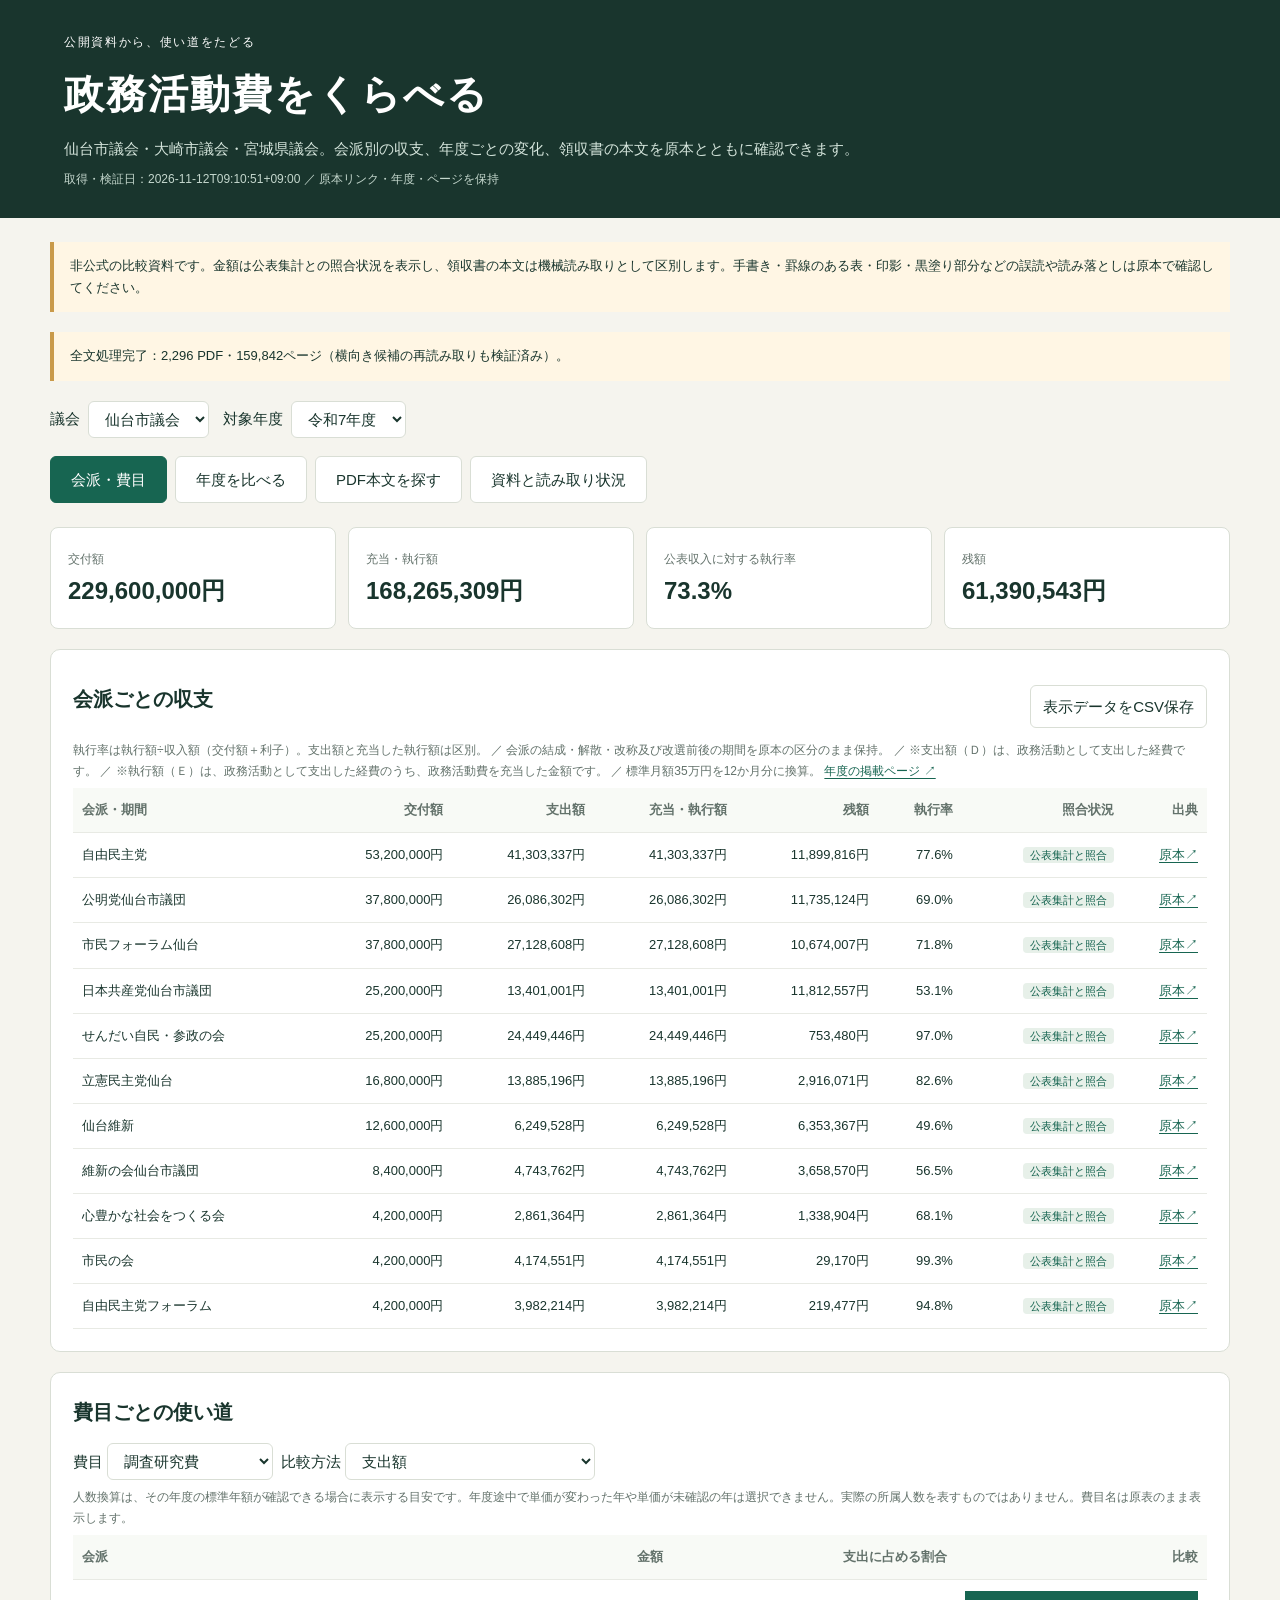
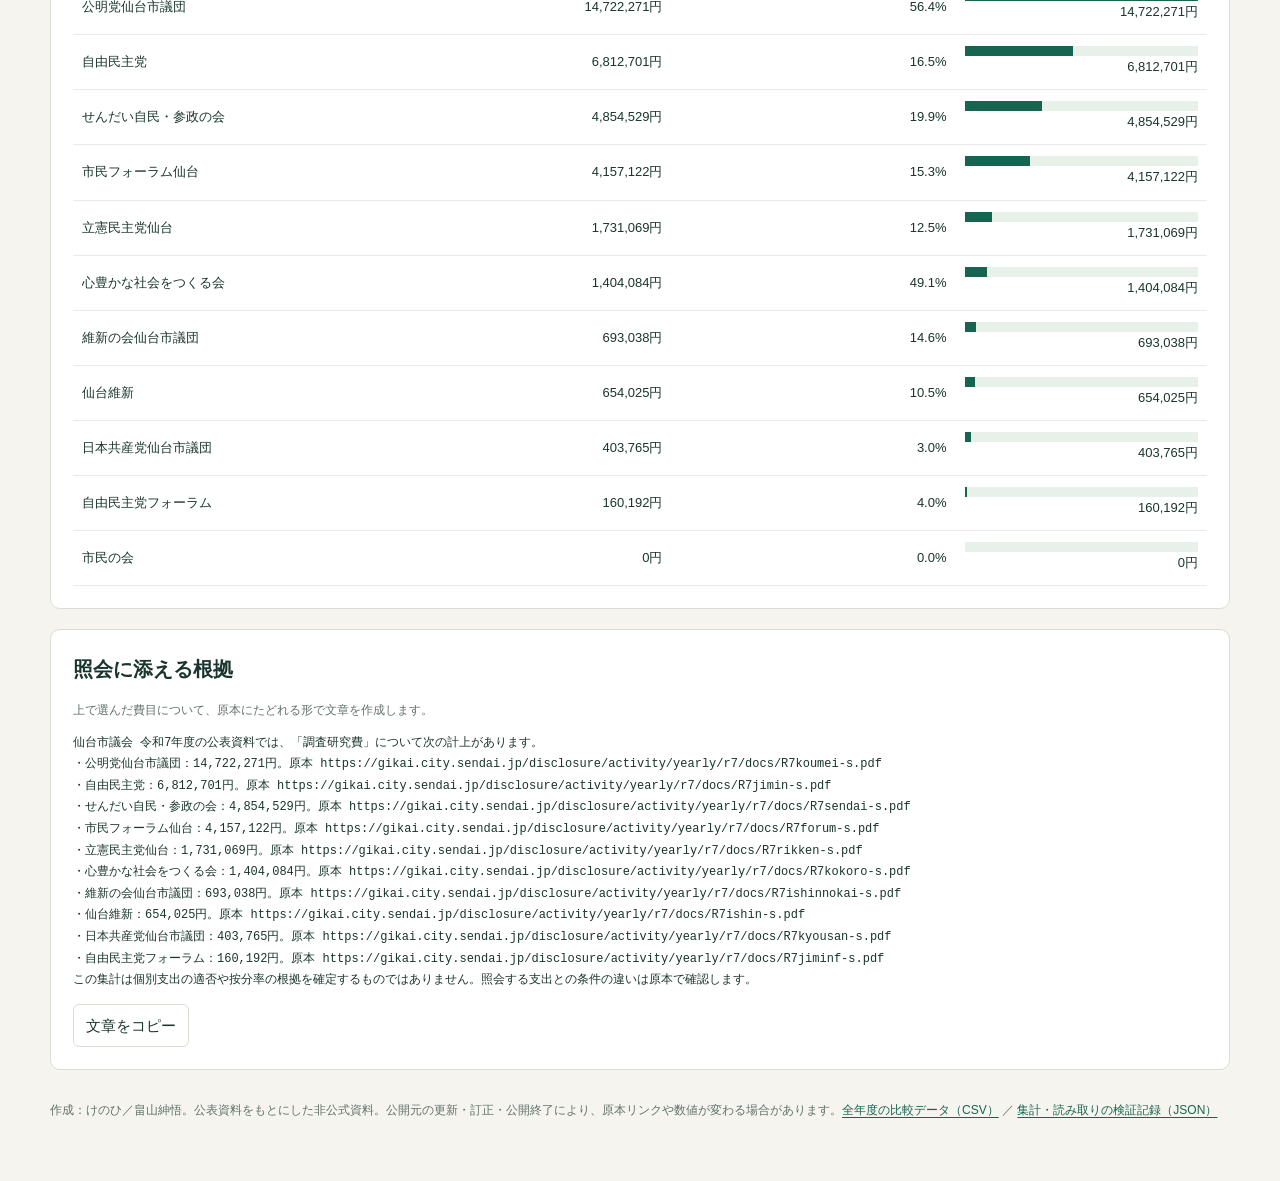
<file: index.html>
<!doctype html><html lang="ja"><head><meta charset="utf-8"><meta name="viewport" content="width=device-width,initial-scale=1"><title>政務活動費をくらべる｜仙台・大崎・宮城</title><link rel="stylesheet" href="style.css"></head><body>
<header><div class="eyebrow">公開資料から、使い道をたどる</div><h1>政務活動費をくらべる</h1><p>仙台市議会・大崎市議会・宮城県議会。会派別の収支、年度ごとの変化、領収書の本文を原本とともに確認できます。</p><p class="note" style="color:#c4d7cd" id="updated"></p></header>
<main><div class="notice">非公式の比較資料です。金額は公表集計との照合状況を表示し、領収書の本文は機械読み取りとして区別します。手書き・罫線のある表・印影・黒塗り部分などの誤読や読み落としは原本で確認してください。</div>
<div id="pipelineStatus" class="notice" role="status"></div><div class="controls"><label>議会 <select id="council"><option value="sendai">仙台市議会</option><option value="osaki">大崎市議会</option><option value="miyagi">宮城県議会</option></select></label><label>対象年度 <select id="year"></select></label></div>
<nav aria-label="表示内容"><button data-tab="overview" class="active">会派・費目</button><button data-tab="compare">年度を比べる</button><button data-tab="search">PDF本文を探す</button><button data-tab="coverage">資料と読み取り状況</button></nav>
<section id="overview"><div class="kpis" id="kpis"></div><div class="card"><div class="toolbar"><h2>会派ごとの収支</h2><button id="downloadSummary">表示データをCSV保存</button></div><p class="note" id="yearNotes"></p><div class="scroll"><table id="factions"></table></div></div><div class="card"><h2>費目ごとの使い道</h2><div class="row"><label>費目 <select id="category"></select></label><label>比較方法 <select id="metric"><option value="amount">支出額</option><option value="share">支出に占める割合</option><option value="equivalent">交付額で換算した1人年あたり</option></select></label></div><p class="note">人数換算は、その年度の標準年額が確認できる場合に表示する目安です。年度途中で単価が変わった年や単価が未確認の年は選択できません。実際の所属人数を表すものではありません。費目名は原表のまま表示します。</p><div class="scroll"><table id="categories"></table></div></div><div class="card"><h2>照会に添える根拠</h2><p class="note">上で選んだ費目について、原本にたどれる形で文章を作成します。</p><pre id="inquiry"></pre><button id="copyInquiry">文章をコピー</button><span id="copyStatus" class="note" aria-live="polite"></span></div></section>
<section id="compare" class="hidden"><div class="card"><div class="toolbar"><h2>年度ごとの変化</h2><div class="row"><button id="last3" class="active">直近3年度</button><button id="allYears">公開全年度</button></div></div><p class="note">改選で分かれた期間は、重複のない期間を年度内で合算します。会派の名称・構成や制度の変更があるため、同じ会派の継続を推定して結び付けません。</p><div class="scroll"><table id="timeline"></table></div></div><div class="card"><h2>費目別の年度比較</h2><select id="compareCategory"></select><p class="note">原表の費目名が一致するものを比較します。資料にない費目や欠損値は「未確認」と表示します。</p><div class="scroll"><table id="categoryTimeline"></table></div></div><div class="card"><h2>会派名を選んで変化を見る</h2><select id="compareFaction"></select><p class="note">原表の名称が完全に一致する行だけを表示します。同名でも所属議員が同じとは限りません。</p><div class="scroll"><table id="factionTimeline"></table></div></div></section>
<section id="search" class="hidden"><div class="card"><h2>公開PDFの本文検索</h2><p class="note">年度を選び、「本文を読み込む」で検索対象を準備します。結果はPDFのページ単位で表示し、同じ支出の伝票と領収書を別の支出として合計しません。</p><div class="row"><label><input type="checkbox" id="searchAll">この議会の公開全年度を対象にする</label><button id="loadSearch" class="primary">本文を読み込む</button></div><div id="searchStatus" class="note" aria-live="polite"></div><div class="filters"><input id="query" type="search" placeholder="例：通信費 印刷 タブレット（空白区切りでAND検索）" aria-label="PDF検索語"><select id="searchFaction" aria-label="検索する会派"><option value="">全会派</option></select><select id="searchKind" aria-label="資料の種類"><option value="">すべての資料</option><option value="summary">収支報告・集計</option><option value="receipts">領収書・証拠書類</option><option value="activity">活動・実績報告</option><option value="other">その他</option></select></div><div class="toolbar"><span id="hitCount" class="note" aria-live="polite"></span><button id="exportHits">検索結果をCSV保存</button></div><div id="hits"></div><button id="moreHits" class="hidden">さらに表示</button></div></section>
<section id="coverage" class="hidden"><div class="coveragegrid" id="coverageCards"></div><div class="card"><h2>年度・資料別の処理状況</h2><p class="note">「読み取り完了」は全ページのテキスト抽出またはOCRが実行された状態です。内容の人手校正や、支払先・金額・按分率を支出ごとに確定した状態とは区別します。「文字なし」には白紙・画像・黒塗り・読み取り不能が含まれるため原本確認が必要です。</p><div class="scroll"><table id="coverageTable"></table></div></div><div class="card"><div class="toolbar"><h2>原本PDF一覧</h2><button id="downloadManifest">台帳をCSV保存</button></div><p class="note">原本は各議会が公開するURLへリンクします。取得時のSHA-256とページ数を台帳に記録しています。</p><div class="scroll"><table id="sources"></table></div></div></section>
<footer>作成：けのひ／畠山紳悟。公表資料をもとにした非公式資料。公開元の更新・訂正・公開終了により、原本リンクや数値が変わる場合があります。<a href="比較データ.csv" download>全年度の比較データ（CSV）</a> ／ <a href="audit.json" download>集計・読み取りの検証記録（JSON）</a></footer></main><script src="app-data.js"></script><script src="app.js"></script></body></html>
</file>
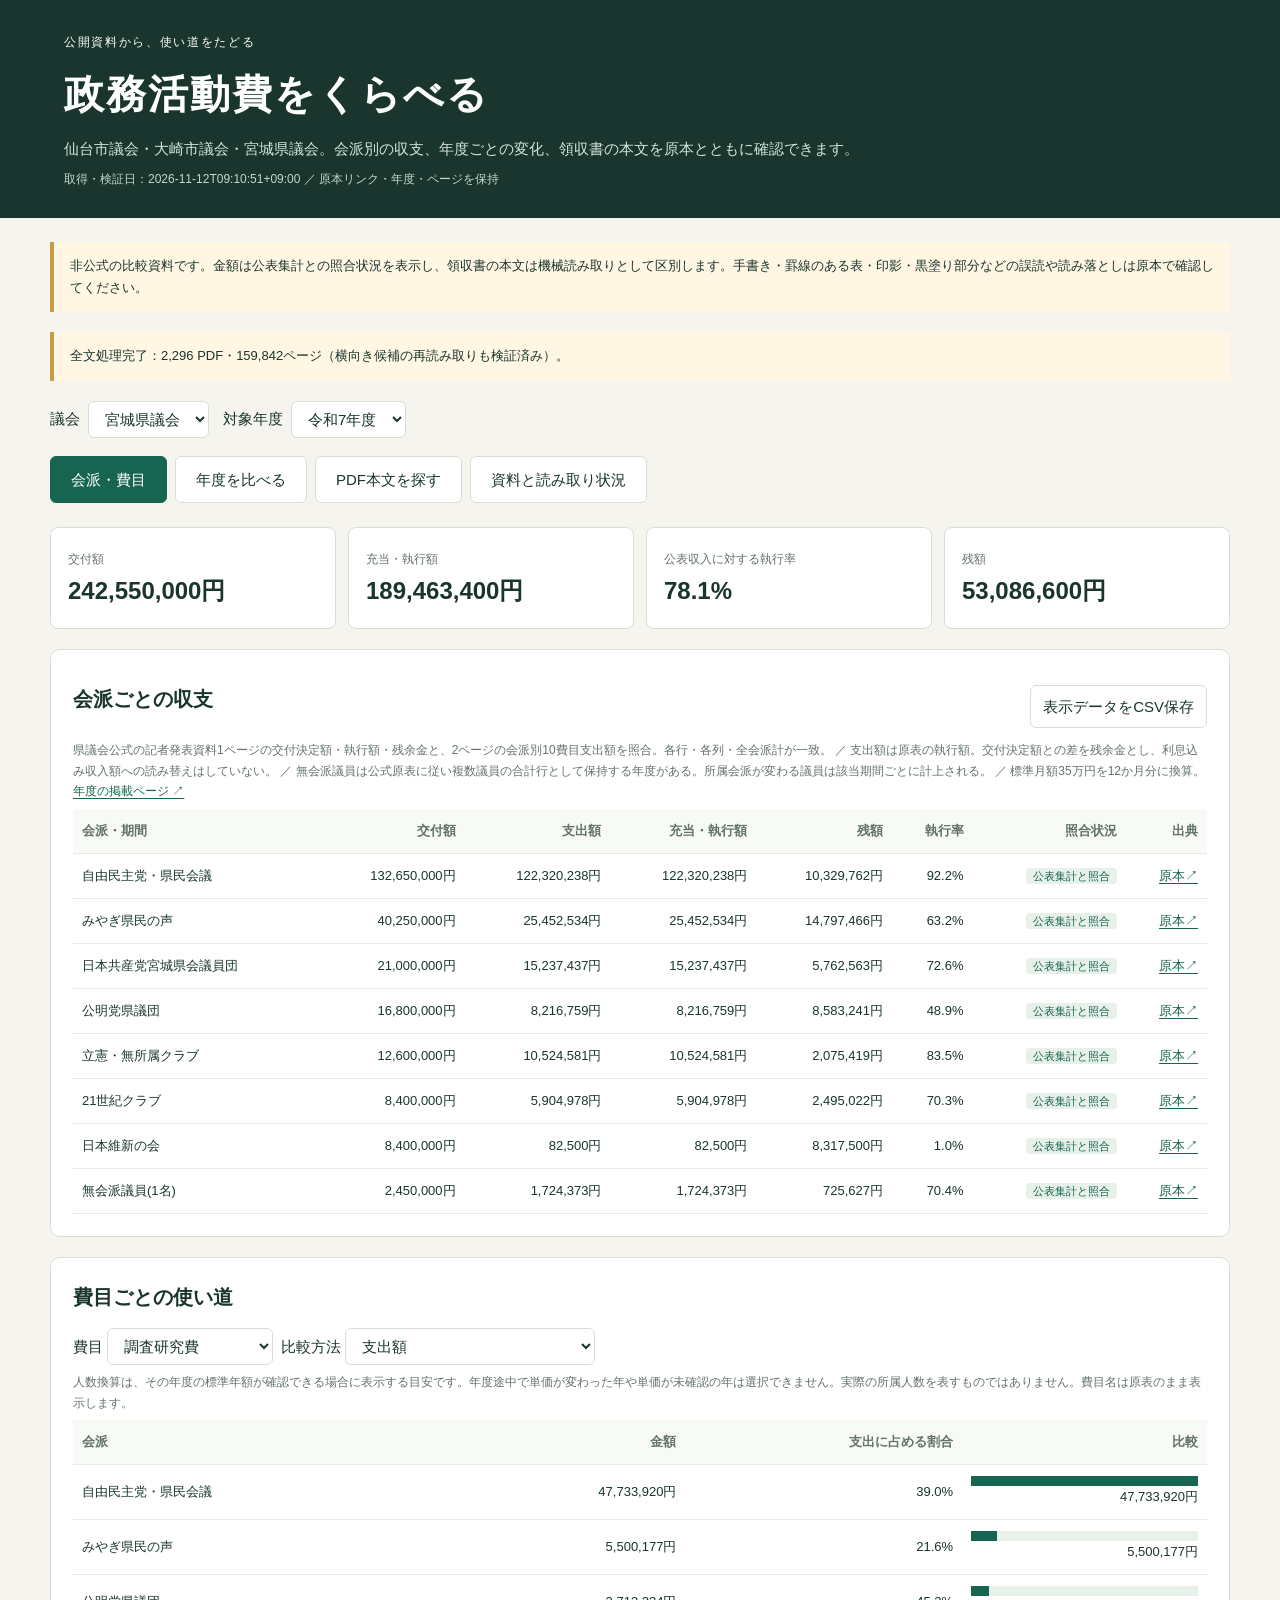
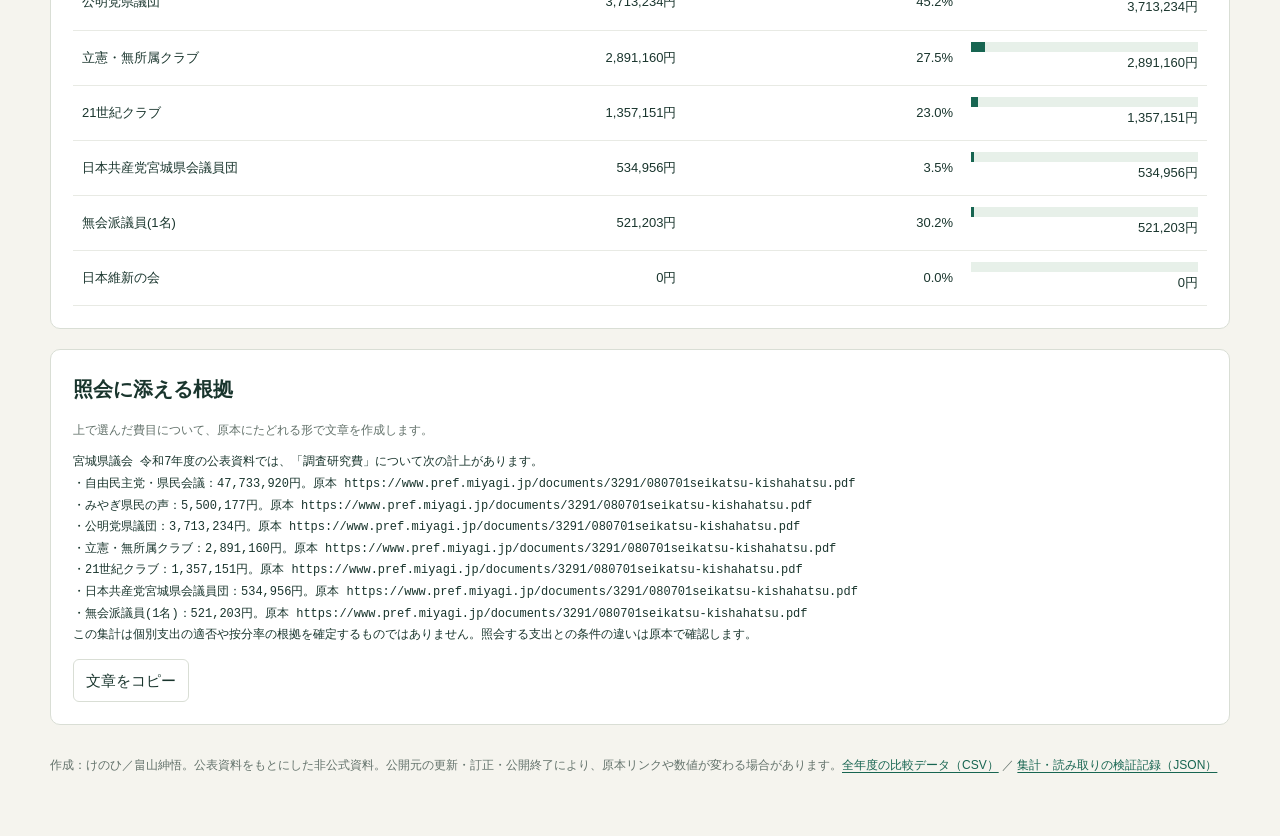
<file: miyagi.html>
<!doctype html><html lang="ja"><head><meta charset="utf-8"><meta name="viewport" content="width=device-width,initial-scale=1"><title>政務活動費をくらべる｜仙台・大崎・宮城</title><link rel="stylesheet" href="style.css"></head><body>
<header><div class="eyebrow">公開資料から、使い道をたどる</div><h1>政務活動費をくらべる</h1><p>仙台市議会・大崎市議会・宮城県議会。会派別の収支、年度ごとの変化、領収書の本文を原本とともに確認できます。</p><p class="note" style="color:#c4d7cd" id="updated"></p></header>
<main><div class="notice">非公式の比較資料です。金額は公表集計との照合状況を表示し、領収書の本文は機械読み取りとして区別します。手書き・罫線のある表・印影・黒塗り部分などの誤読や読み落としは原本で確認してください。</div>
<div id="pipelineStatus" class="notice" role="status"></div><div class="controls"><label>議会 <select id="council"><option value="sendai">仙台市議会</option><option value="osaki">大崎市議会</option><option value="miyagi">宮城県議会</option></select></label><label>対象年度 <select id="year"></select></label></div>
<nav aria-label="表示内容"><button data-tab="overview" class="active">会派・費目</button><button data-tab="compare">年度を比べる</button><button data-tab="search">PDF本文を探す</button><button data-tab="coverage">資料と読み取り状況</button></nav>
<section id="overview"><div class="kpis" id="kpis"></div><div class="card"><div class="toolbar"><h2>会派ごとの収支</h2><button id="downloadSummary">表示データをCSV保存</button></div><p class="note" id="yearNotes"></p><div class="scroll"><table id="factions"></table></div></div><div class="card"><h2>費目ごとの使い道</h2><div class="row"><label>費目 <select id="category"></select></label><label>比較方法 <select id="metric"><option value="amount">支出額</option><option value="share">支出に占める割合</option><option value="equivalent">交付額で換算した1人年あたり</option></select></label></div><p class="note">人数換算は、その年度の標準年額が確認できる場合に表示する目安です。年度途中で単価が変わった年や単価が未確認の年は選択できません。実際の所属人数を表すものではありません。費目名は原表のまま表示します。</p><div class="scroll"><table id="categories"></table></div></div><div class="card"><h2>照会に添える根拠</h2><p class="note">上で選んだ費目について、原本にたどれる形で文章を作成します。</p><pre id="inquiry"></pre><button id="copyInquiry">文章をコピー</button><span id="copyStatus" class="note" aria-live="polite"></span></div></section>
<section id="compare" class="hidden"><div class="card"><div class="toolbar"><h2>年度ごとの変化</h2><div class="row"><button id="last3" class="active">直近3年度</button><button id="allYears">公開全年度</button></div></div><p class="note">改選で分かれた期間は、重複のない期間を年度内で合算します。会派の名称・構成や制度の変更があるため、同じ会派の継続を推定して結び付けません。</p><div class="scroll"><table id="timeline"></table></div></div><div class="card"><h2>費目別の年度比較</h2><select id="compareCategory"></select><p class="note">原表の費目名が一致するものを比較します。資料にない費目や欠損値は「未確認」と表示します。</p><div class="scroll"><table id="categoryTimeline"></table></div></div><div class="card"><h2>会派名を選んで変化を見る</h2><select id="compareFaction"></select><p class="note">原表の名称が完全に一致する行だけを表示します。同名でも所属議員が同じとは限りません。</p><div class="scroll"><table id="factionTimeline"></table></div></div></section>
<section id="search" class="hidden"><div class="card"><h2>公開PDFの本文検索</h2><p class="note">年度を選び、「本文を読み込む」で検索対象を準備します。結果はPDFのページ単位で表示し、同じ支出の伝票と領収書を別の支出として合計しません。</p><div class="row"><label><input type="checkbox" id="searchAll">この議会の公開全年度を対象にする</label><button id="loadSearch" class="primary">本文を読み込む</button></div><div id="searchStatus" class="note" aria-live="polite"></div><div class="filters"><input id="query" type="search" placeholder="例：通信費 印刷 タブレット（空白区切りでAND検索）" aria-label="PDF検索語"><select id="searchFaction" aria-label="検索する会派"><option value="">全会派</option></select><select id="searchKind" aria-label="資料の種類"><option value="">すべての資料</option><option value="summary">収支報告・集計</option><option value="receipts">領収書・証拠書類</option><option value="activity">活動・実績報告</option><option value="other">その他</option></select></div><div class="toolbar"><span id="hitCount" class="note" aria-live="polite"></span><button id="exportHits">検索結果をCSV保存</button></div><div id="hits"></div><button id="moreHits" class="hidden">さらに表示</button></div></section>
<section id="coverage" class="hidden"><div class="coveragegrid" id="coverageCards"></div><div class="card"><h2>年度・資料別の処理状況</h2><p class="note">「読み取り完了」は全ページのテキスト抽出またはOCRが実行された状態です。内容の人手校正や、支払先・金額・按分率を支出ごとに確定した状態とは区別します。「文字なし」には白紙・画像・黒塗り・読み取り不能が含まれるため原本確認が必要です。</p><div class="scroll"><table id="coverageTable"></table></div></div><div class="card"><div class="toolbar"><h2>原本PDF一覧</h2><button id="downloadManifest">台帳をCSV保存</button></div><p class="note">原本は各議会が公開するURLへリンクします。取得時のSHA-256とページ数を台帳に記録しています。</p><div class="scroll"><table id="sources"></table></div></div></section>
<footer>作成：けのひ／畠山紳悟。公表資料をもとにした非公式資料。公開元の更新・訂正・公開終了により、原本リンクや数値が変わる場合があります。<a href="比較データ.csv" download>全年度の比較データ（CSV）</a> ／ <a href="audit.json" download>集計・読み取りの検証記録（JSON）</a></footer></main><script src="app-data.js"></script><script src="app.js"></script>
<!-- Compatibility entry for the original council URL. -->
<script>
(() => {
  'use strict';
  const selector = document.getElementById('council');
  if (!selector) return;
  selector.value = "miyagi";
  selector.dispatchEvent(new Event('change'));

  const tabs = new Map([
    ['gaiyo', 'overview'], ['himoku', 'overview'],
    ['kosei', 'overview'], ['shokai', 'overview'],
    ['ryoshu', 'search'], ['data', 'coverage']
  ]);
  const scrollTargets = new Map([
    ['himoku', 'categories'], ['kosei', 'categories'],
    ['shokai', 'inquiry']
  ]);
  function applyLegacyHash() {
    let fragment = '';
    try { fragment = decodeURIComponent(location.hash.slice(1)); }
    catch (_) { /* An invalid fragment uses the overview. */ }
    const tab = tabs.get(fragment) || 'overview';
    const button = document.querySelector('button[data-tab="' + tab + '"]');
    if (button) button.click();
    const target = document.getElementById(scrollTargets.get(fragment) || '');
    if (target && typeof target.scrollIntoView === 'function') {
      target.scrollIntoView({block: 'start'});
    }
  }
  addEventListener('hashchange', applyLegacyHash);
  applyLegacyHash();
})();
</script>
</body></html>
</file>
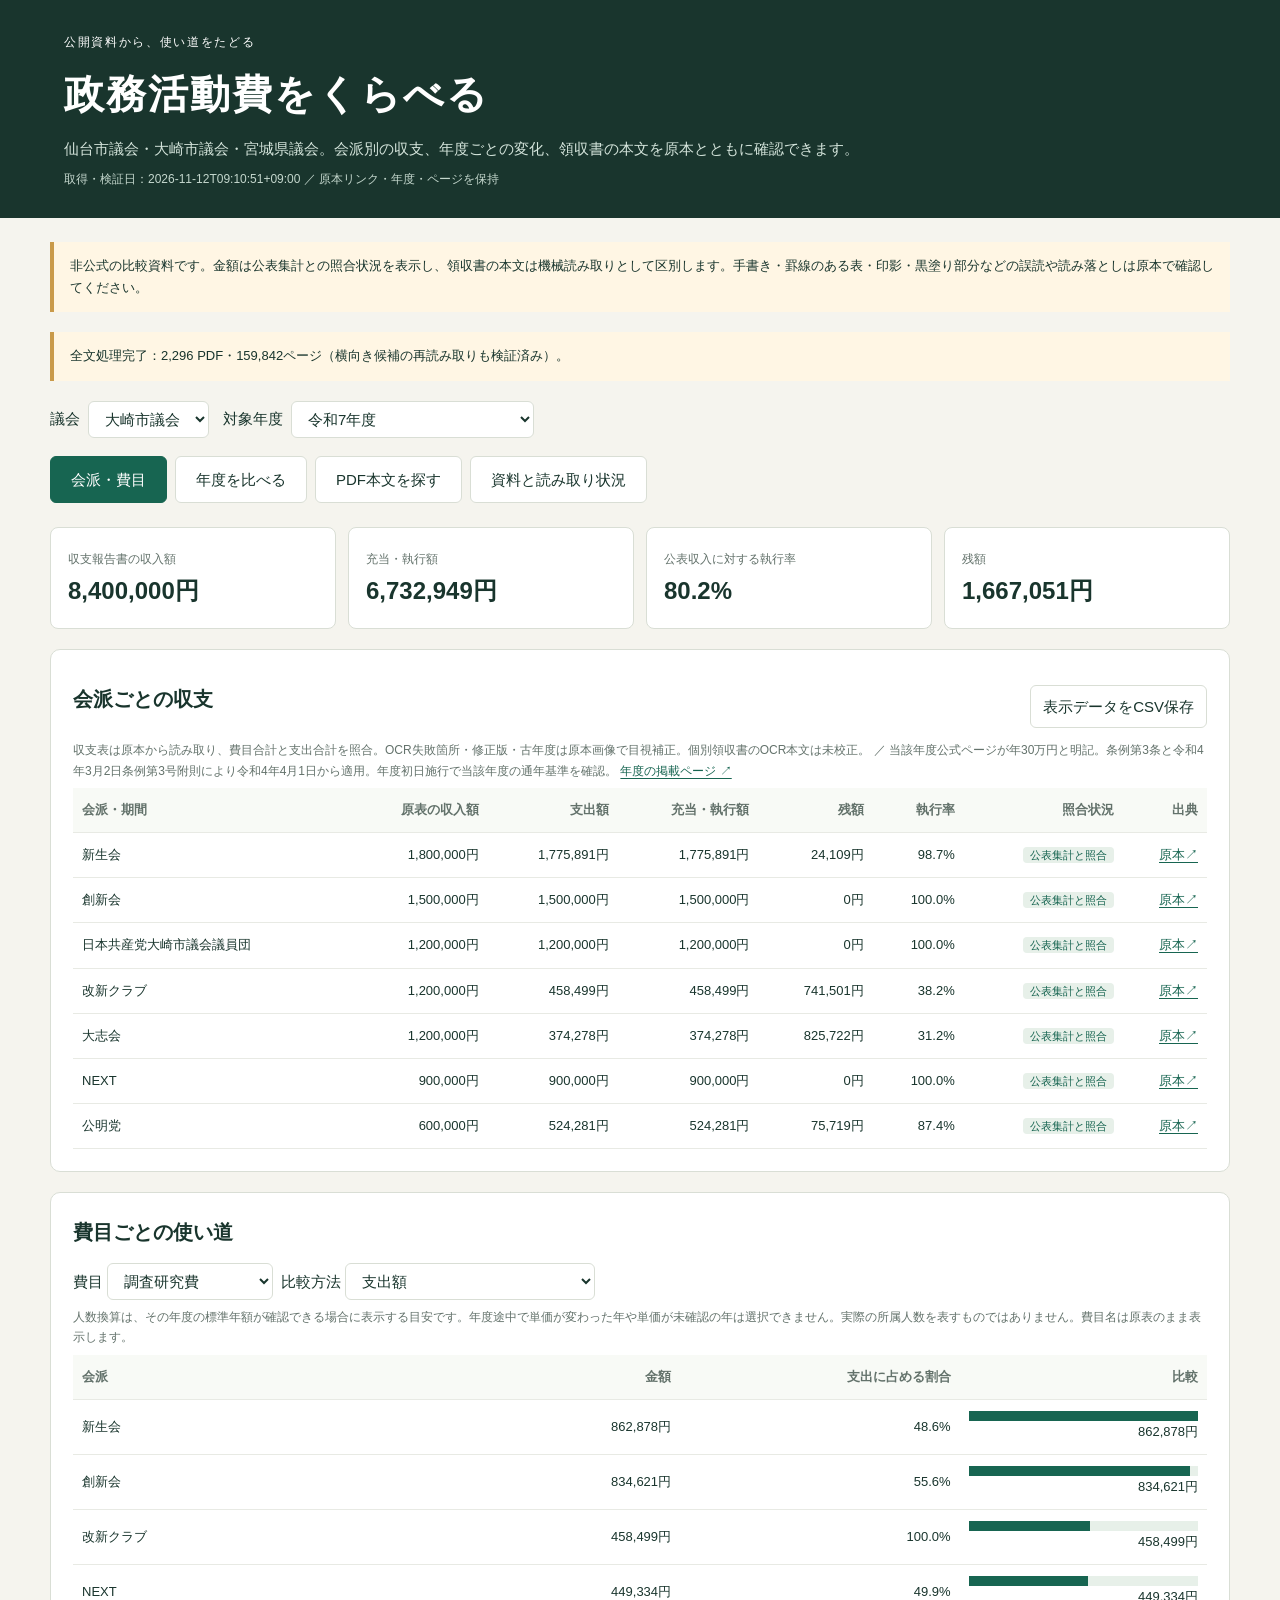
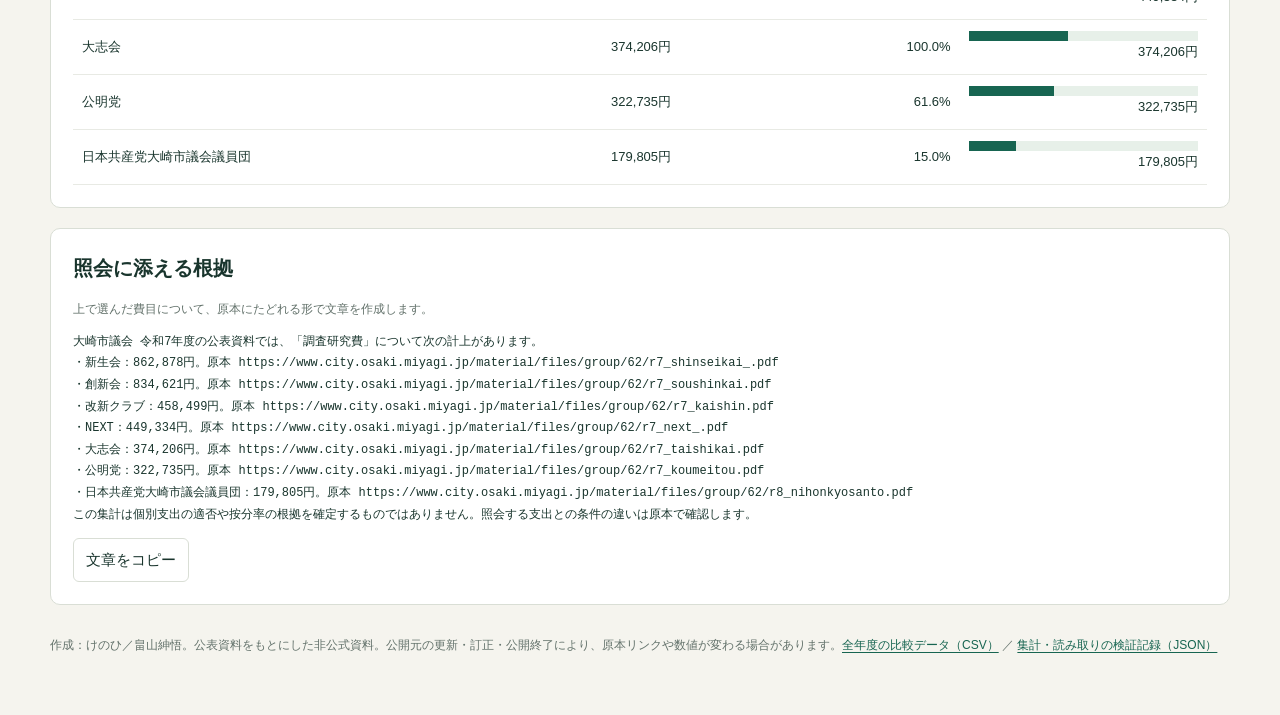
<file: osaki.html>
<!doctype html><html lang="ja"><head><meta charset="utf-8"><meta name="viewport" content="width=device-width,initial-scale=1"><title>政務活動費をくらべる｜仙台・大崎・宮城</title><link rel="stylesheet" href="style.css"></head><body>
<header><div class="eyebrow">公開資料から、使い道をたどる</div><h1>政務活動費をくらべる</h1><p>仙台市議会・大崎市議会・宮城県議会。会派別の収支、年度ごとの変化、領収書の本文を原本とともに確認できます。</p><p class="note" style="color:#c4d7cd" id="updated"></p></header>
<main><div class="notice">非公式の比較資料です。金額は公表集計との照合状況を表示し、領収書の本文は機械読み取りとして区別します。手書き・罫線のある表・印影・黒塗り部分などの誤読や読み落としは原本で確認してください。</div>
<div id="pipelineStatus" class="notice" role="status"></div><div class="controls"><label>議会 <select id="council"><option value="sendai">仙台市議会</option><option value="osaki">大崎市議会</option><option value="miyagi">宮城県議会</option></select></label><label>対象年度 <select id="year"></select></label></div>
<nav aria-label="表示内容"><button data-tab="overview" class="active">会派・費目</button><button data-tab="compare">年度を比べる</button><button data-tab="search">PDF本文を探す</button><button data-tab="coverage">資料と読み取り状況</button></nav>
<section id="overview"><div class="kpis" id="kpis"></div><div class="card"><div class="toolbar"><h2>会派ごとの収支</h2><button id="downloadSummary">表示データをCSV保存</button></div><p class="note" id="yearNotes"></p><div class="scroll"><table id="factions"></table></div></div><div class="card"><h2>費目ごとの使い道</h2><div class="row"><label>費目 <select id="category"></select></label><label>比較方法 <select id="metric"><option value="amount">支出額</option><option value="share">支出に占める割合</option><option value="equivalent">交付額で換算した1人年あたり</option></select></label></div><p class="note">人数換算は、その年度の標準年額が確認できる場合に表示する目安です。年度途中で単価が変わった年や単価が未確認の年は選択できません。実際の所属人数を表すものではありません。費目名は原表のまま表示します。</p><div class="scroll"><table id="categories"></table></div></div><div class="card"><h2>照会に添える根拠</h2><p class="note">上で選んだ費目について、原本にたどれる形で文章を作成します。</p><pre id="inquiry"></pre><button id="copyInquiry">文章をコピー</button><span id="copyStatus" class="note" aria-live="polite"></span></div></section>
<section id="compare" class="hidden"><div class="card"><div class="toolbar"><h2>年度ごとの変化</h2><div class="row"><button id="last3" class="active">直近3年度</button><button id="allYears">公開全年度</button></div></div><p class="note">改選で分かれた期間は、重複のない期間を年度内で合算します。会派の名称・構成や制度の変更があるため、同じ会派の継続を推定して結び付けません。</p><div class="scroll"><table id="timeline"></table></div></div><div class="card"><h2>費目別の年度比較</h2><select id="compareCategory"></select><p class="note">原表の費目名が一致するものを比較します。資料にない費目や欠損値は「未確認」と表示します。</p><div class="scroll"><table id="categoryTimeline"></table></div></div><div class="card"><h2>会派名を選んで変化を見る</h2><select id="compareFaction"></select><p class="note">原表の名称が完全に一致する行だけを表示します。同名でも所属議員が同じとは限りません。</p><div class="scroll"><table id="factionTimeline"></table></div></div></section>
<section id="search" class="hidden"><div class="card"><h2>公開PDFの本文検索</h2><p class="note">年度を選び、「本文を読み込む」で検索対象を準備します。結果はPDFのページ単位で表示し、同じ支出の伝票と領収書を別の支出として合計しません。</p><div class="row"><label><input type="checkbox" id="searchAll">この議会の公開全年度を対象にする</label><button id="loadSearch" class="primary">本文を読み込む</button></div><div id="searchStatus" class="note" aria-live="polite"></div><div class="filters"><input id="query" type="search" placeholder="例：通信費 印刷 タブレット（空白区切りでAND検索）" aria-label="PDF検索語"><select id="searchFaction" aria-label="検索する会派"><option value="">全会派</option></select><select id="searchKind" aria-label="資料の種類"><option value="">すべての資料</option><option value="summary">収支報告・集計</option><option value="receipts">領収書・証拠書類</option><option value="activity">活動・実績報告</option><option value="other">その他</option></select></div><div class="toolbar"><span id="hitCount" class="note" aria-live="polite"></span><button id="exportHits">検索結果をCSV保存</button></div><div id="hits"></div><button id="moreHits" class="hidden">さらに表示</button></div></section>
<section id="coverage" class="hidden"><div class="coveragegrid" id="coverageCards"></div><div class="card"><h2>年度・資料別の処理状況</h2><p class="note">「読み取り完了」は全ページのテキスト抽出またはOCRが実行された状態です。内容の人手校正や、支払先・金額・按分率を支出ごとに確定した状態とは区別します。「文字なし」には白紙・画像・黒塗り・読み取り不能が含まれるため原本確認が必要です。</p><div class="scroll"><table id="coverageTable"></table></div></div><div class="card"><div class="toolbar"><h2>原本PDF一覧</h2><button id="downloadManifest">台帳をCSV保存</button></div><p class="note">原本は各議会が公開するURLへリンクします。取得時のSHA-256とページ数を台帳に記録しています。</p><div class="scroll"><table id="sources"></table></div></div></section>
<footer>作成：けのひ／畠山紳悟。公表資料をもとにした非公式資料。公開元の更新・訂正・公開終了により、原本リンクや数値が変わる場合があります。<a href="比較データ.csv" download>全年度の比較データ（CSV）</a> ／ <a href="audit.json" download>集計・読み取りの検証記録（JSON）</a></footer></main><script src="app-data.js"></script><script src="app.js"></script>
<!-- Compatibility entry for the original council URL. -->
<script>
(() => {
  'use strict';
  const selector = document.getElementById('council');
  if (!selector) return;
  selector.value = "osaki";
  selector.dispatchEvent(new Event('change'));

  const tabs = new Map([
    ['gaiyo', 'overview'], ['himoku', 'overview'],
    ['kosei', 'overview'], ['shokai', 'overview'],
    ['ryoshu', 'search'], ['data', 'coverage']
  ]);
  const scrollTargets = new Map([
    ['himoku', 'categories'], ['kosei', 'categories'],
    ['shokai', 'inquiry']
  ]);
  function applyLegacyHash() {
    let fragment = '';
    try { fragment = decodeURIComponent(location.hash.slice(1)); }
    catch (_) { /* An invalid fragment uses the overview. */ }
    const tab = tabs.get(fragment) || 'overview';
    const button = document.querySelector('button[data-tab="' + tab + '"]');
    if (button) button.click();
    const target = document.getElementById(scrollTargets.get(fragment) || '');
    if (target && typeof target.scrollIntoView === 'function') {
      target.scrollIntoView({block: 'start'});
    }
  }
  addEventListener('hashchange', applyLegacyHash);
  applyLegacyHash();
})();
</script>
</body></html>
</file>
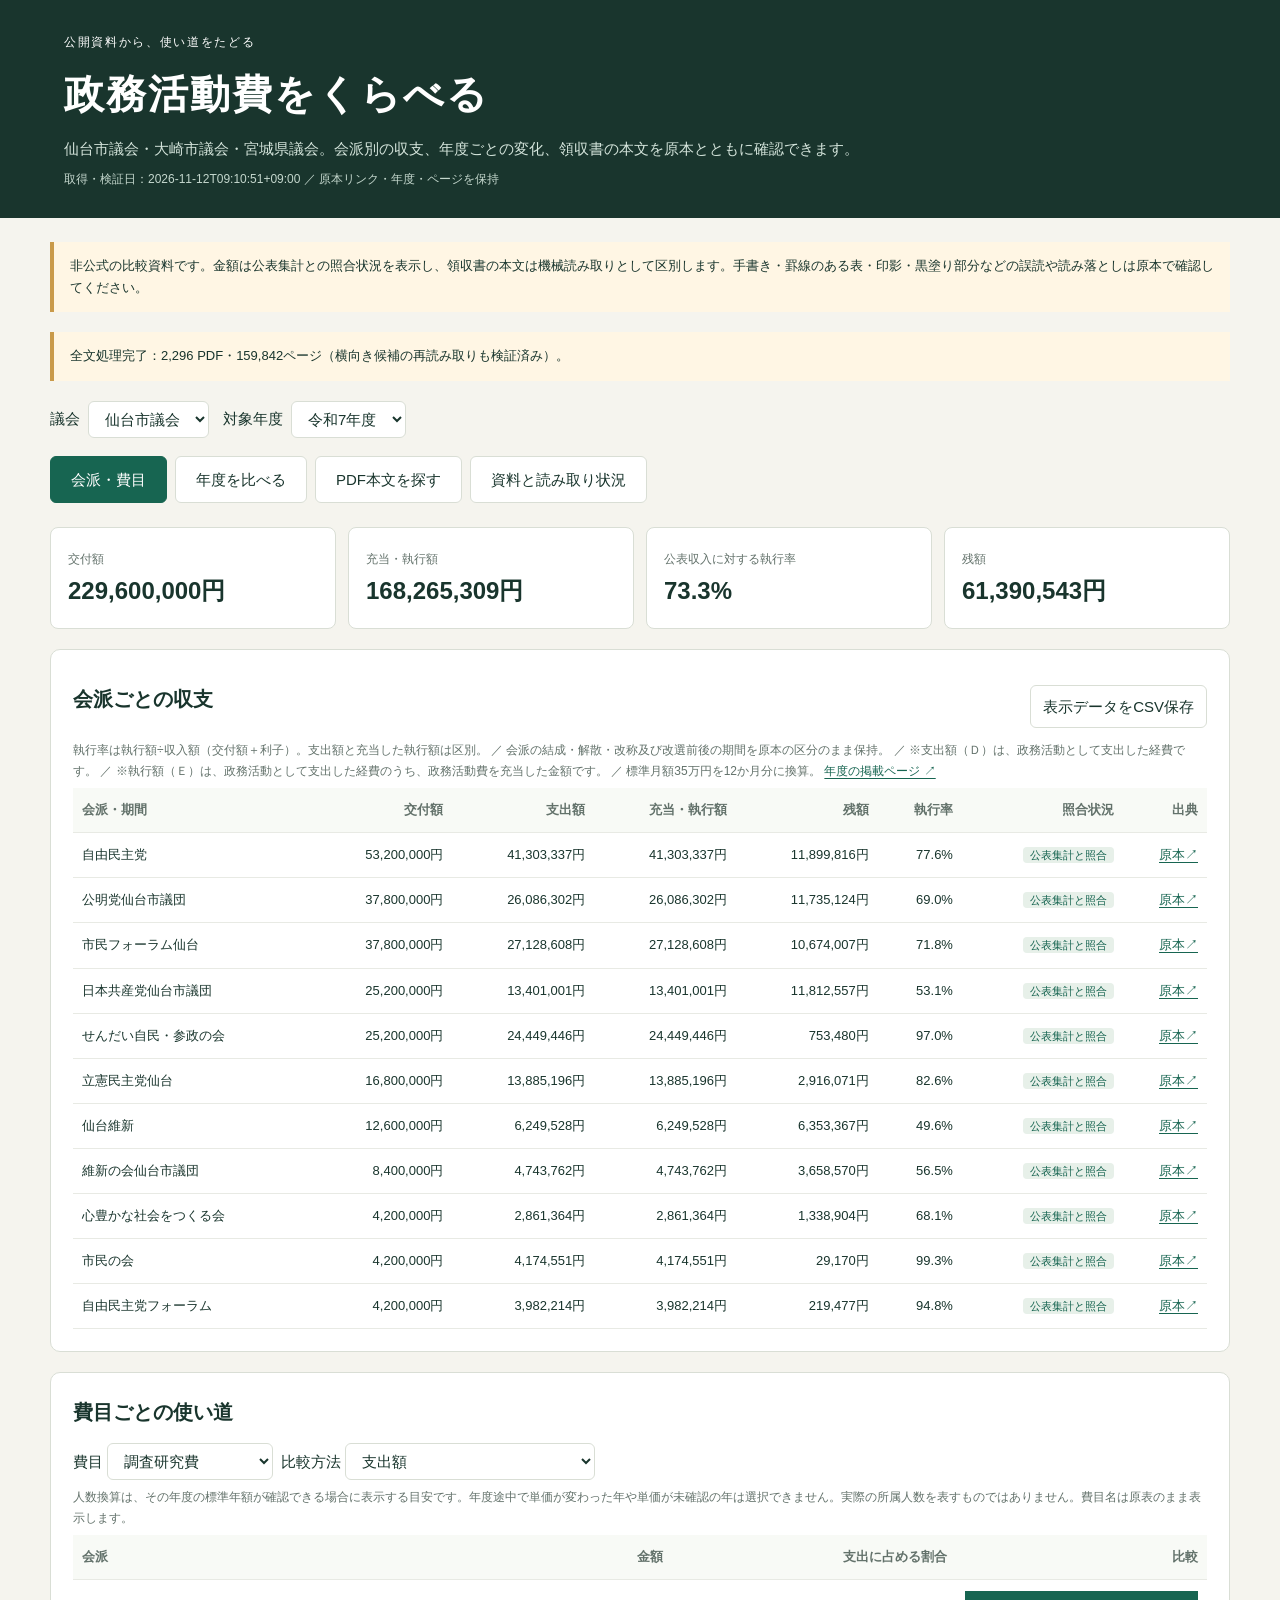
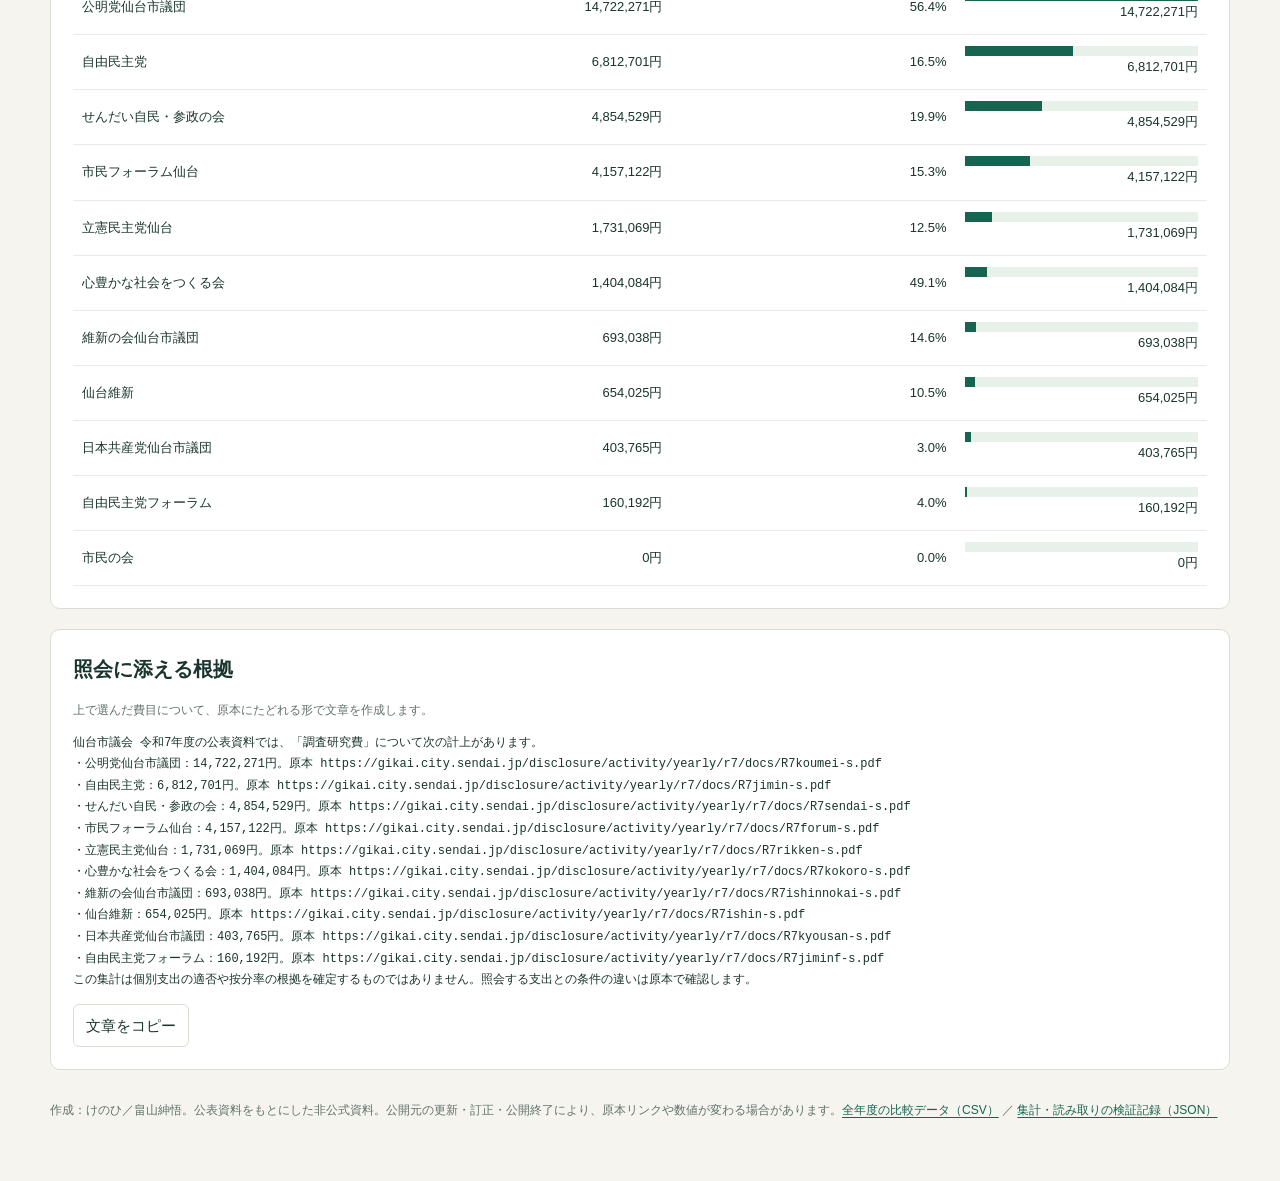
<file: sendai.html>
<!doctype html><html lang="ja"><head><meta charset="utf-8"><meta name="viewport" content="width=device-width,initial-scale=1"><title>政務活動費をくらべる｜仙台・大崎・宮城</title><link rel="stylesheet" href="style.css"></head><body>
<header><div class="eyebrow">公開資料から、使い道をたどる</div><h1>政務活動費をくらべる</h1><p>仙台市議会・大崎市議会・宮城県議会。会派別の収支、年度ごとの変化、領収書の本文を原本とともに確認できます。</p><p class="note" style="color:#c4d7cd" id="updated"></p></header>
<main><div class="notice">非公式の比較資料です。金額は公表集計との照合状況を表示し、領収書の本文は機械読み取りとして区別します。手書き・罫線のある表・印影・黒塗り部分などの誤読や読み落としは原本で確認してください。</div>
<div id="pipelineStatus" class="notice" role="status"></div><div class="controls"><label>議会 <select id="council"><option value="sendai">仙台市議会</option><option value="osaki">大崎市議会</option><option value="miyagi">宮城県議会</option></select></label><label>対象年度 <select id="year"></select></label></div>
<nav aria-label="表示内容"><button data-tab="overview" class="active">会派・費目</button><button data-tab="compare">年度を比べる</button><button data-tab="search">PDF本文を探す</button><button data-tab="coverage">資料と読み取り状況</button></nav>
<section id="overview"><div class="kpis" id="kpis"></div><div class="card"><div class="toolbar"><h2>会派ごとの収支</h2><button id="downloadSummary">表示データをCSV保存</button></div><p class="note" id="yearNotes"></p><div class="scroll"><table id="factions"></table></div></div><div class="card"><h2>費目ごとの使い道</h2><div class="row"><label>費目 <select id="category"></select></label><label>比較方法 <select id="metric"><option value="amount">支出額</option><option value="share">支出に占める割合</option><option value="equivalent">交付額で換算した1人年あたり</option></select></label></div><p class="note">人数換算は、その年度の標準年額が確認できる場合に表示する目安です。年度途中で単価が変わった年や単価が未確認の年は選択できません。実際の所属人数を表すものではありません。費目名は原表のまま表示します。</p><div class="scroll"><table id="categories"></table></div></div><div class="card"><h2>照会に添える根拠</h2><p class="note">上で選んだ費目について、原本にたどれる形で文章を作成します。</p><pre id="inquiry"></pre><button id="copyInquiry">文章をコピー</button><span id="copyStatus" class="note" aria-live="polite"></span></div></section>
<section id="compare" class="hidden"><div class="card"><div class="toolbar"><h2>年度ごとの変化</h2><div class="row"><button id="last3" class="active">直近3年度</button><button id="allYears">公開全年度</button></div></div><p class="note">改選で分かれた期間は、重複のない期間を年度内で合算します。会派の名称・構成や制度の変更があるため、同じ会派の継続を推定して結び付けません。</p><div class="scroll"><table id="timeline"></table></div></div><div class="card"><h2>費目別の年度比較</h2><select id="compareCategory"></select><p class="note">原表の費目名が一致するものを比較します。資料にない費目や欠損値は「未確認」と表示します。</p><div class="scroll"><table id="categoryTimeline"></table></div></div><div class="card"><h2>会派名を選んで変化を見る</h2><select id="compareFaction"></select><p class="note">原表の名称が完全に一致する行だけを表示します。同名でも所属議員が同じとは限りません。</p><div class="scroll"><table id="factionTimeline"></table></div></div></section>
<section id="search" class="hidden"><div class="card"><h2>公開PDFの本文検索</h2><p class="note">年度を選び、「本文を読み込む」で検索対象を準備します。結果はPDFのページ単位で表示し、同じ支出の伝票と領収書を別の支出として合計しません。</p><div class="row"><label><input type="checkbox" id="searchAll">この議会の公開全年度を対象にする</label><button id="loadSearch" class="primary">本文を読み込む</button></div><div id="searchStatus" class="note" aria-live="polite"></div><div class="filters"><input id="query" type="search" placeholder="例：通信費 印刷 タブレット（空白区切りでAND検索）" aria-label="PDF検索語"><select id="searchFaction" aria-label="検索する会派"><option value="">全会派</option></select><select id="searchKind" aria-label="資料の種類"><option value="">すべての資料</option><option value="summary">収支報告・集計</option><option value="receipts">領収書・証拠書類</option><option value="activity">活動・実績報告</option><option value="other">その他</option></select></div><div class="toolbar"><span id="hitCount" class="note" aria-live="polite"></span><button id="exportHits">検索結果をCSV保存</button></div><div id="hits"></div><button id="moreHits" class="hidden">さらに表示</button></div></section>
<section id="coverage" class="hidden"><div class="coveragegrid" id="coverageCards"></div><div class="card"><h2>年度・資料別の処理状況</h2><p class="note">「読み取り完了」は全ページのテキスト抽出またはOCRが実行された状態です。内容の人手校正や、支払先・金額・按分率を支出ごとに確定した状態とは区別します。「文字なし」には白紙・画像・黒塗り・読み取り不能が含まれるため原本確認が必要です。</p><div class="scroll"><table id="coverageTable"></table></div></div><div class="card"><div class="toolbar"><h2>原本PDF一覧</h2><button id="downloadManifest">台帳をCSV保存</button></div><p class="note">原本は各議会が公開するURLへリンクします。取得時のSHA-256とページ数を台帳に記録しています。</p><div class="scroll"><table id="sources"></table></div></div></section>
<footer>作成：けのひ／畠山紳悟。公表資料をもとにした非公式資料。公開元の更新・訂正・公開終了により、原本リンクや数値が変わる場合があります。<a href="比較データ.csv" download>全年度の比較データ（CSV）</a> ／ <a href="audit.json" download>集計・読み取りの検証記録（JSON）</a></footer></main><script src="app-data.js"></script><script src="app.js"></script>
<!-- Compatibility entry for the original council URL. -->
<script>
(() => {
  'use strict';
  const selector = document.getElementById('council');
  if (!selector) return;
  selector.value = "sendai";
  selector.dispatchEvent(new Event('change'));

  const tabs = new Map([
    ['gaiyo', 'overview'], ['himoku', 'overview'],
    ['kosei', 'overview'], ['shokai', 'overview'],
    ['ryoshu', 'search'], ['data', 'coverage']
  ]);
  const scrollTargets = new Map([
    ['himoku', 'categories'], ['kosei', 'categories'],
    ['shokai', 'inquiry']
  ]);
  function applyLegacyHash() {
    let fragment = '';
    try { fragment = decodeURIComponent(location.hash.slice(1)); }
    catch (_) { /* An invalid fragment uses the overview. */ }
    const tab = tabs.get(fragment) || 'overview';
    const button = document.querySelector('button[data-tab="' + tab + '"]');
    if (button) button.click();
    const target = document.getElementById(scrollTargets.get(fragment) || '');
    if (target && typeof target.scrollIntoView === 'function') {
      target.scrollIntoView({block: 'start'});
    }
  }
  addEventListener('hashchange', applyLegacyHash);
  applyLegacyHash();
})();
</script>
</body></html>
</file>
<file: style.css>
:root{--ink:#19352d;--muted:#63726b;--green:#176551;--light:#e7f0e9;--paper:#f5f4ee;--line:#d9ded5;--amber:#895000}*{box-sizing:border-box}body{margin:0;color:var(--ink);background:var(--paper);font:15px/1.7 'Yu Gothic','Meiryo',sans-serif}header{padding:32px max(5vw,20px) 22px;background:var(--ink);color:#fff}header a{color:#d6eade;font-size:12px}h1{font-size:clamp(26px,4vw,40px);letter-spacing:.05em;margin:8px 0}h2{font-size:20px;margin:0 0 14px}h3{font-size:16px}p{margin:7px 0}header p{color:#d4e4db;max-width:800px}.eyebrow{font-size:12px;letter-spacing:.14em}main{max-width:1220px;margin:auto;padding:24px 20px 60px}button,select,input{font:inherit;border:1px solid var(--line);border-radius:6px;padding:8px 12px;background:#fff;color:var(--ink)}button{cursor:pointer}button:hover{border-color:var(--green)}button.active,button.primary{background:var(--green);color:#fff;border-color:var(--green)}button:disabled{opacity:.5;cursor:wait}a{color:var(--green);text-underline-offset:3px}nav,.controls,.row{display:flex;gap:8px;align-items:center;flex-wrap:wrap}nav{margin:16px 0 24px}nav button{padding:10px 20px}.controls{margin-bottom:18px;gap:14px}.controls label{display:flex;gap:8px;align-items:center}.card{background:white;border:1px solid var(--line);border-radius:10px;margin-bottom:20px;padding:22px}.note{font-size:12px;color:var(--muted)}.notice{border-left:4px solid #c99a4a;background:#fff6e4;padding:13px 16px;margin-bottom:20px;font-size:13px}.kpis{display:grid;grid-template-columns:repeat(4,1fr);gap:12px;margin:20px 0}.kpi{background:white;border:1px solid var(--line);padding:17px;border-radius:8px}.kpi b{display:block;font-size:24px;font-variant-numeric:tabular-nums}.kpi span{font-size:12px;color:var(--muted)}.scroll{overflow:auto}table{width:100%;border-collapse:collapse;font-size:13px;font-variant-numeric:tabular-nums}td,th{text-align:right;padding:11px 9px;border-bottom:1px solid #e8eae4;white-space:nowrap}th{color:var(--muted);font-weight:600;background:#f8faf6}td:first-child,th:first-child{text-align:left}tbody tr:hover{background:#f8faf7}.bartrack{height:10px;background:var(--light);min-width:90px}.bar{height:10px;background:var(--green)}.badge{font-size:11px;background:var(--light);color:var(--green);padding:2px 7px;border-radius:4px;white-space:nowrap}.pending{background:#fff2d9;color:var(--amber)}.hit{padding:16px 0;border-bottom:1px solid var(--line)}.hit p{white-space:pre-wrap;overflow-wrap:anywhere;font-size:13px}.hit h3{margin:0}.filters{display:grid;grid-template-columns:2fr 1fr 1fr;gap:9px;margin:12px 0}.filters input{min-width:0;width:100%}.hidden{display:none!important}.toolbar{display:flex;justify-content:space-between;align-items:center;gap:10px;margin:10px 0;flex-wrap:wrap}details{margin:10px 0}summary{cursor:pointer}pre{font:12px/1.8 Consolas,monospace;white-space:pre-wrap;word-break:break-word}footer{font-size:12px;color:var(--muted);margin-top:30px}mark{background:#ffe59a}#searchStatus{min-height:1.7em}.coveragegrid{display:grid;grid-template-columns:repeat(3,1fr);gap:12px}.coveragegrid .card{padding:16px}.coveragegrid h3{margin:0}.empty{padding:20px;color:var(--muted)}@media(max-width:700px){header{padding:22px 20px}main{padding:18px 12px}.card{padding:16px}.kpis{grid-template-columns:repeat(2,1fr)}.kpi b{font-size:20px}.filters{grid-template-columns:1fr}.coveragegrid{grid-template-columns:1fr}nav button{padding:8px 12px}.controls label{width:100%}}
</file>
